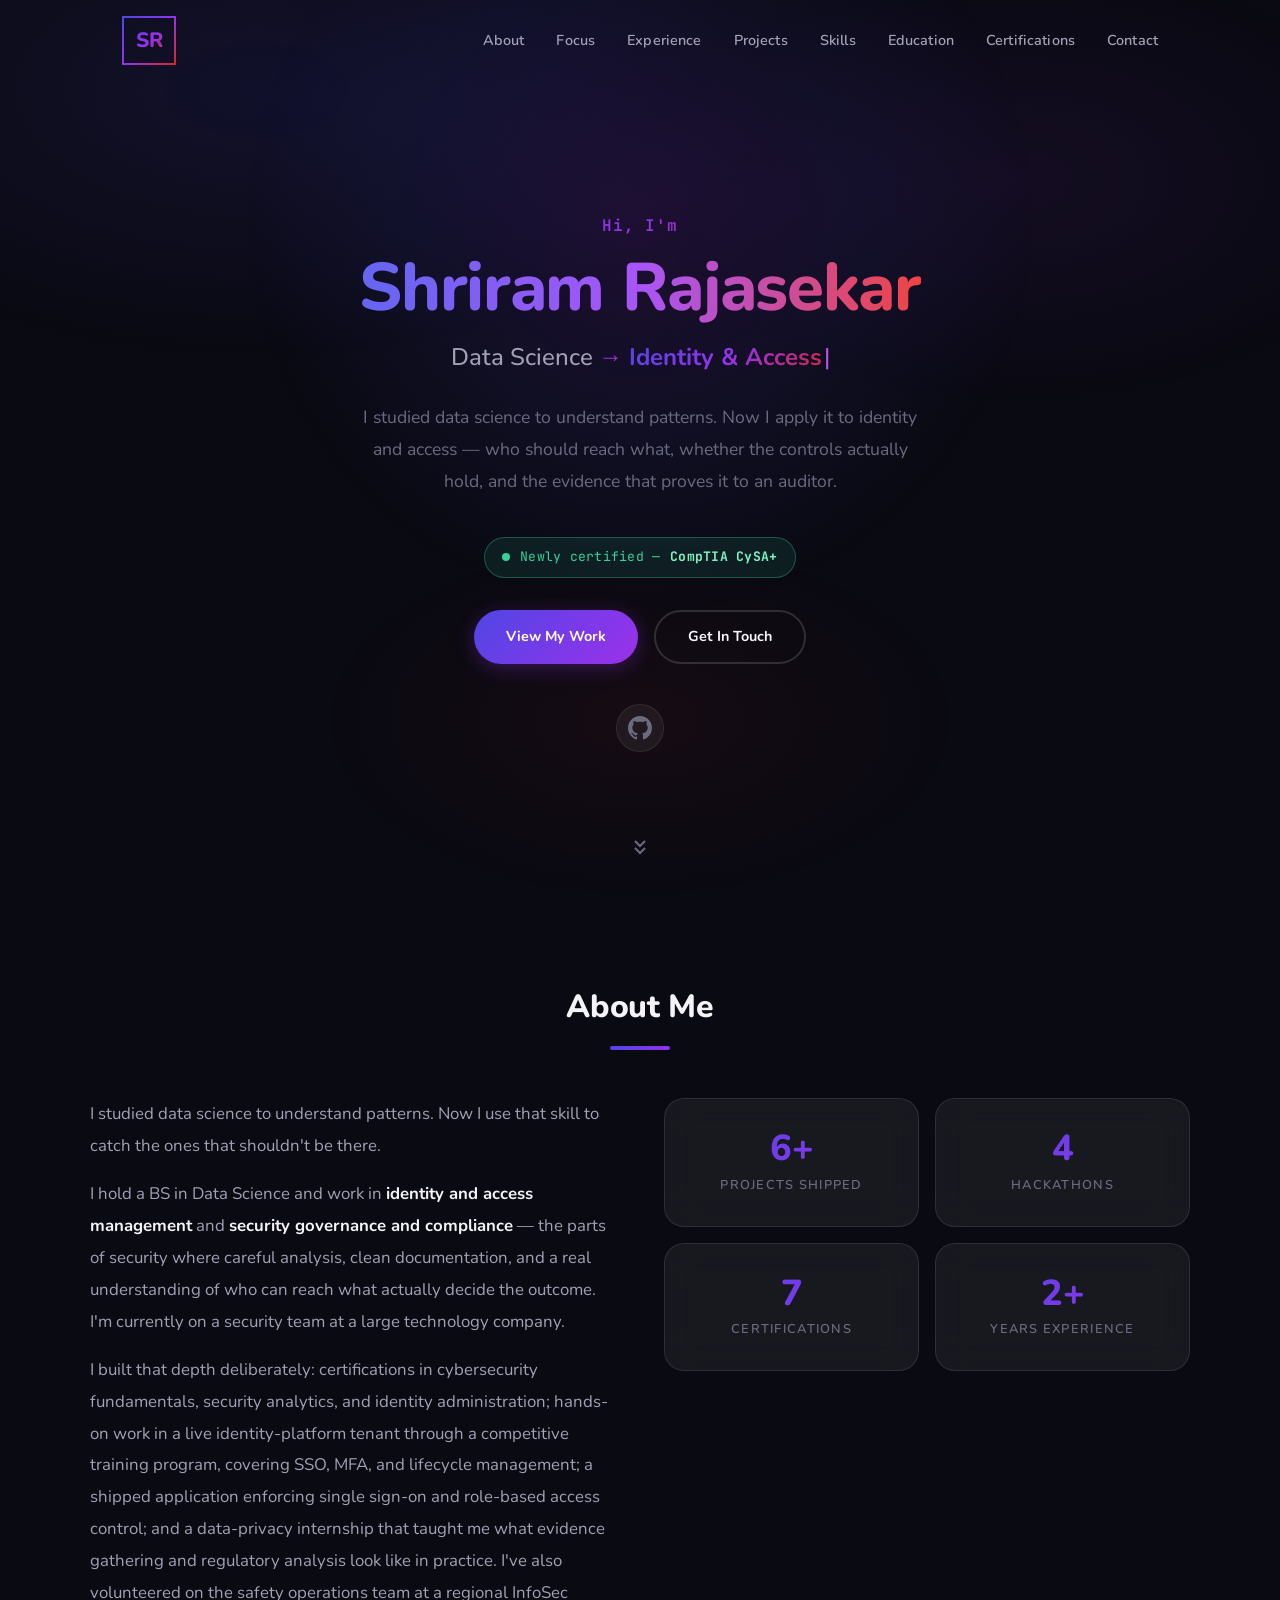
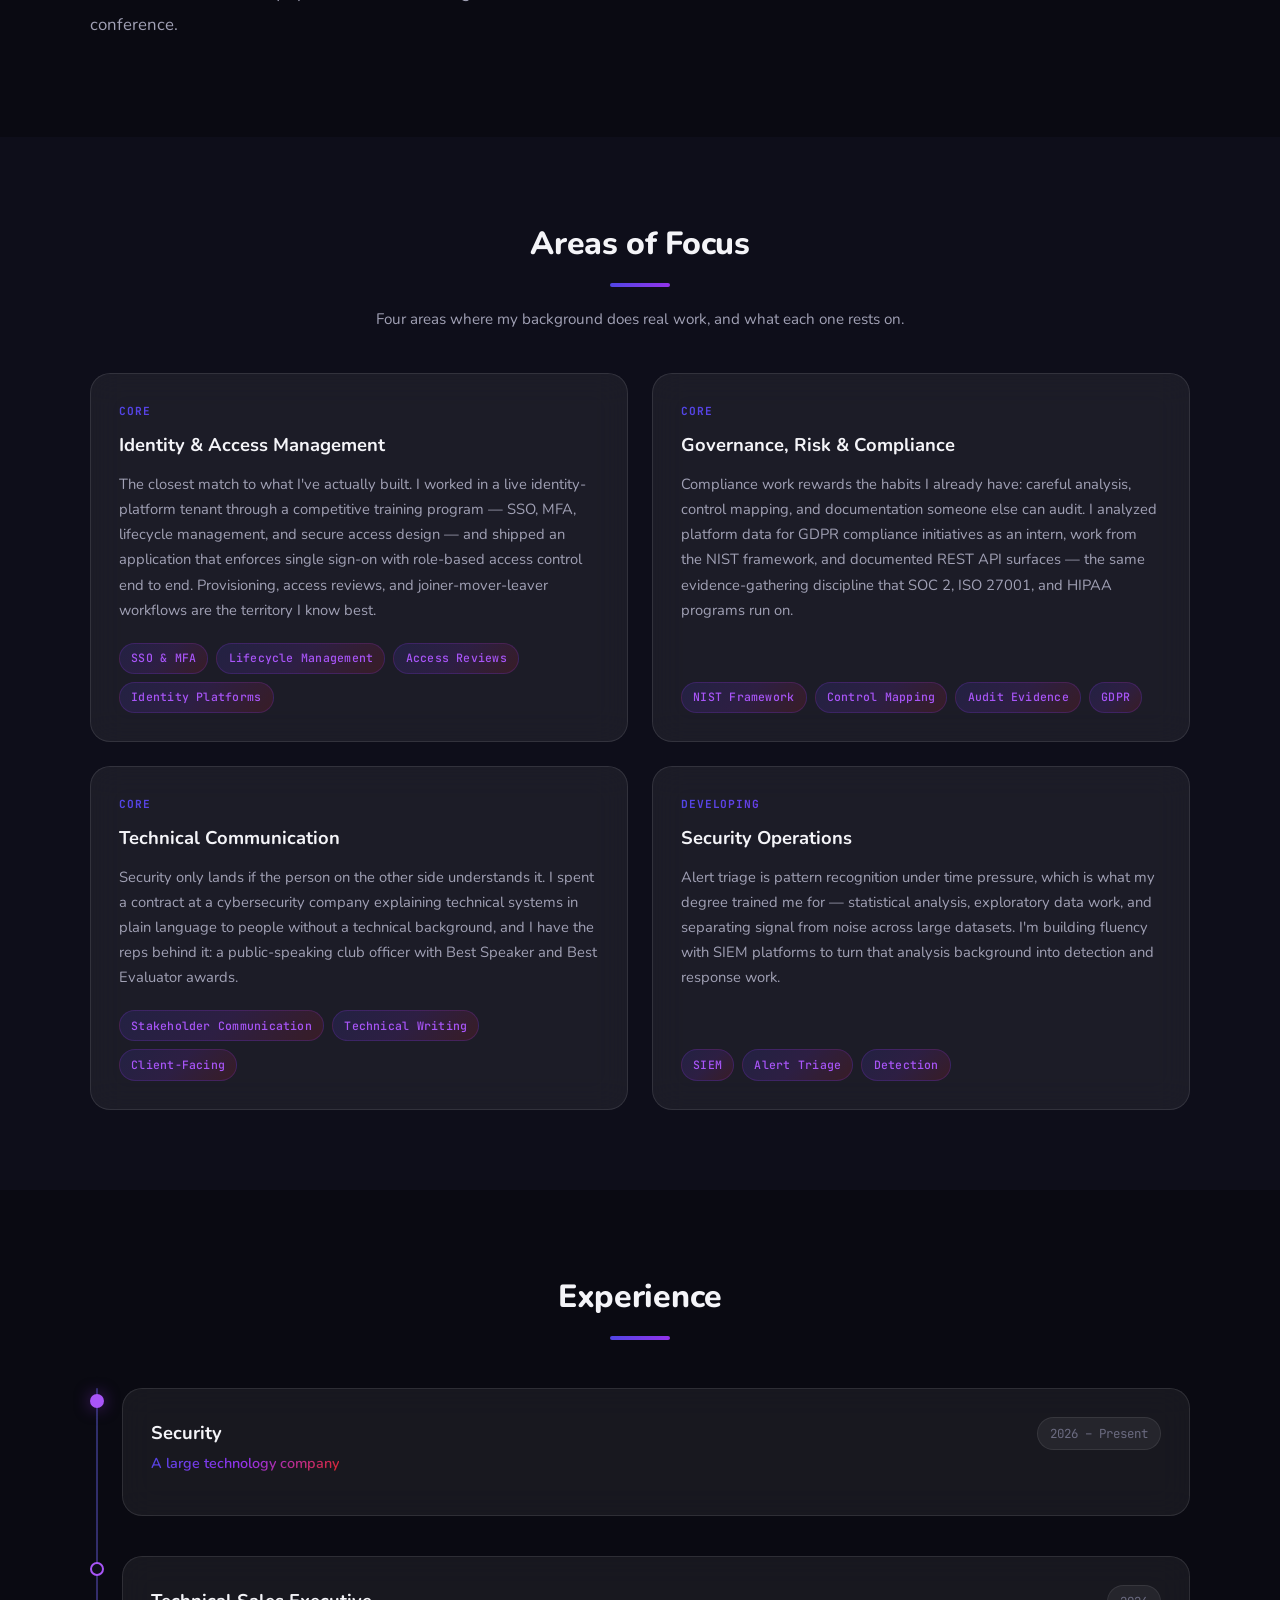
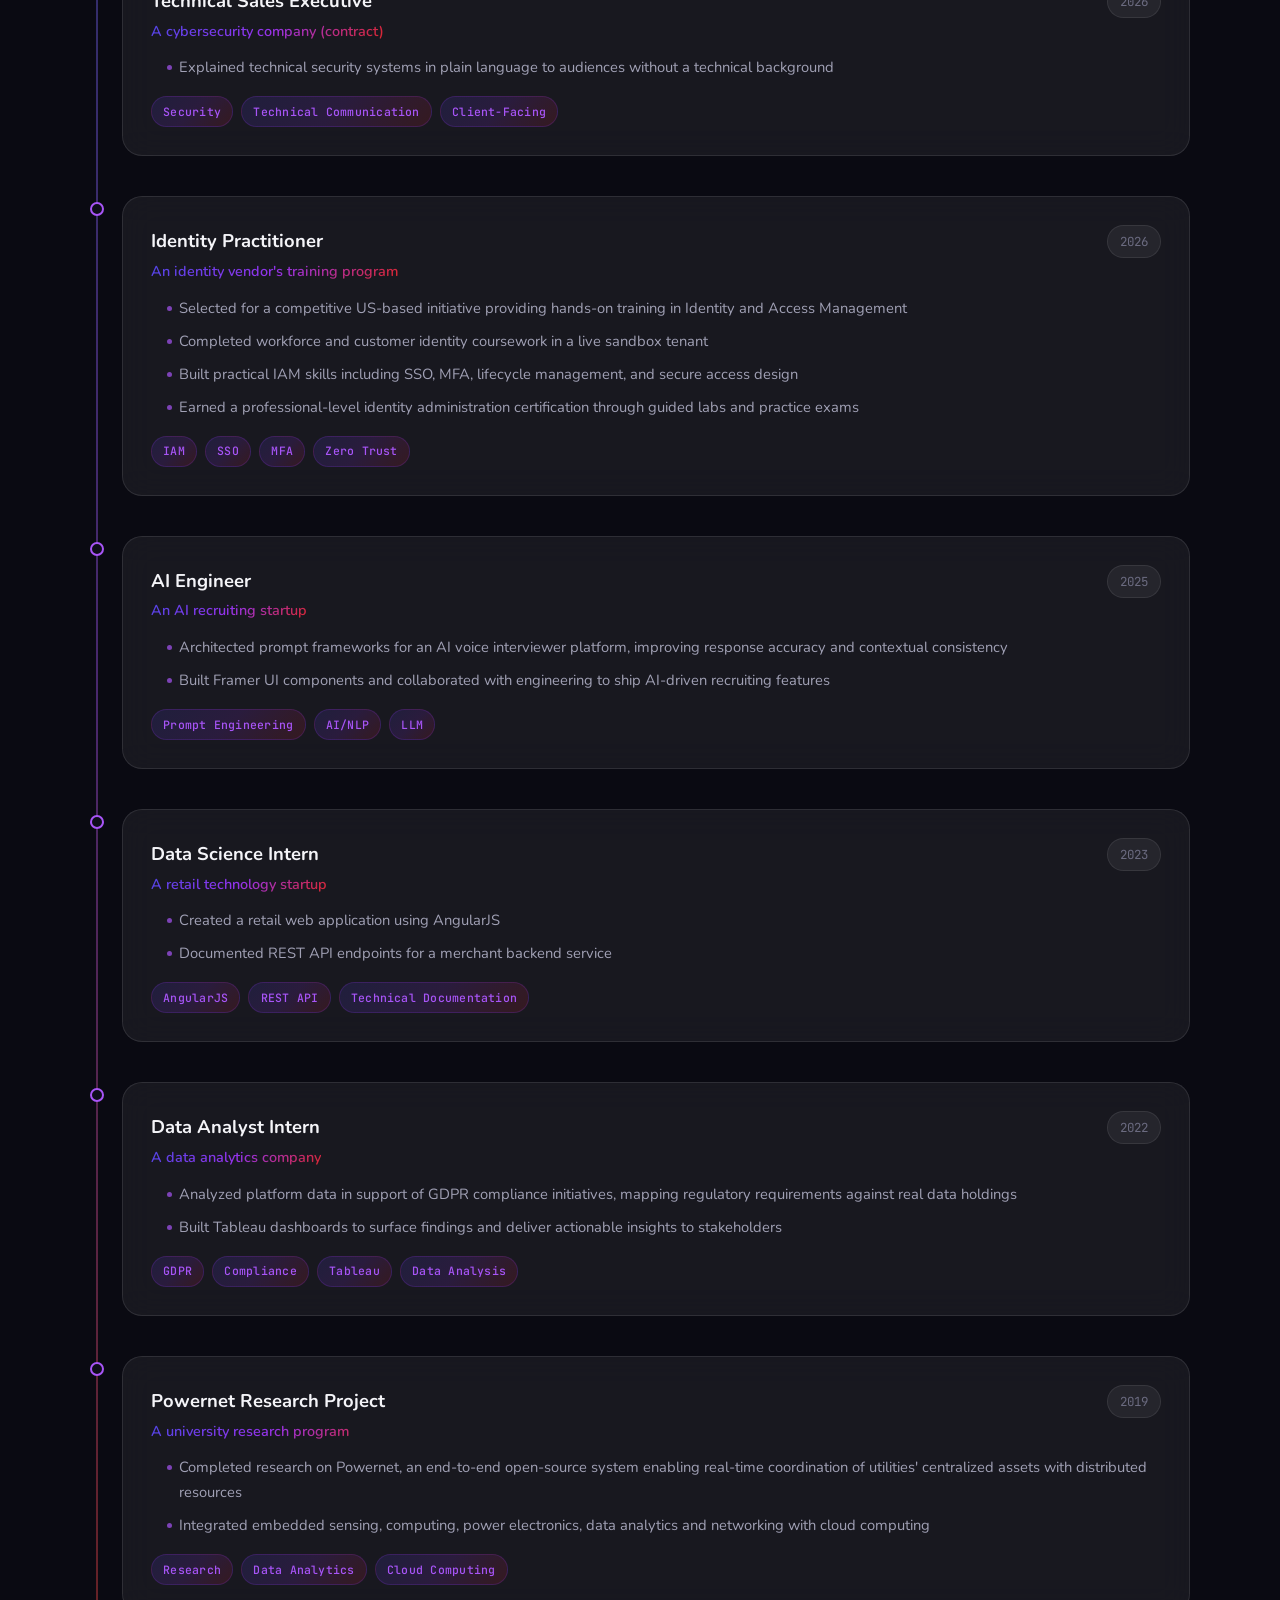
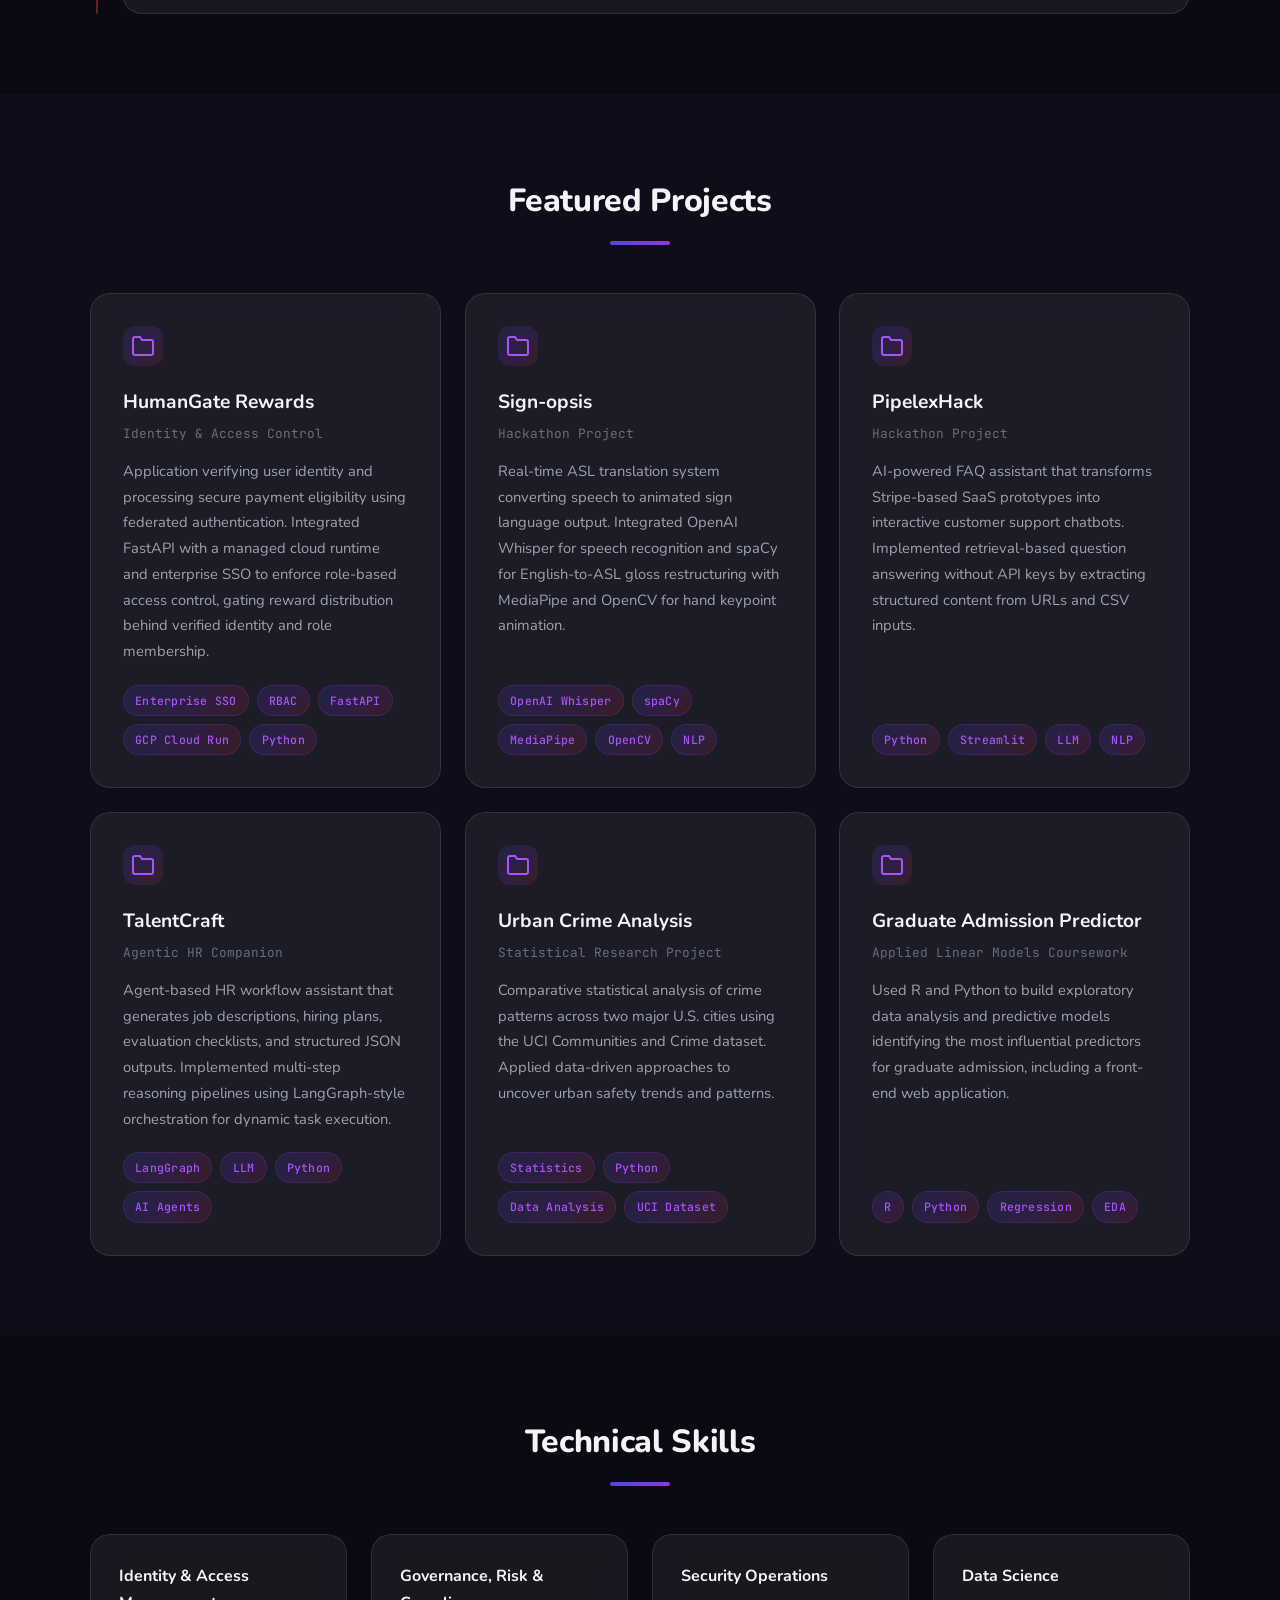
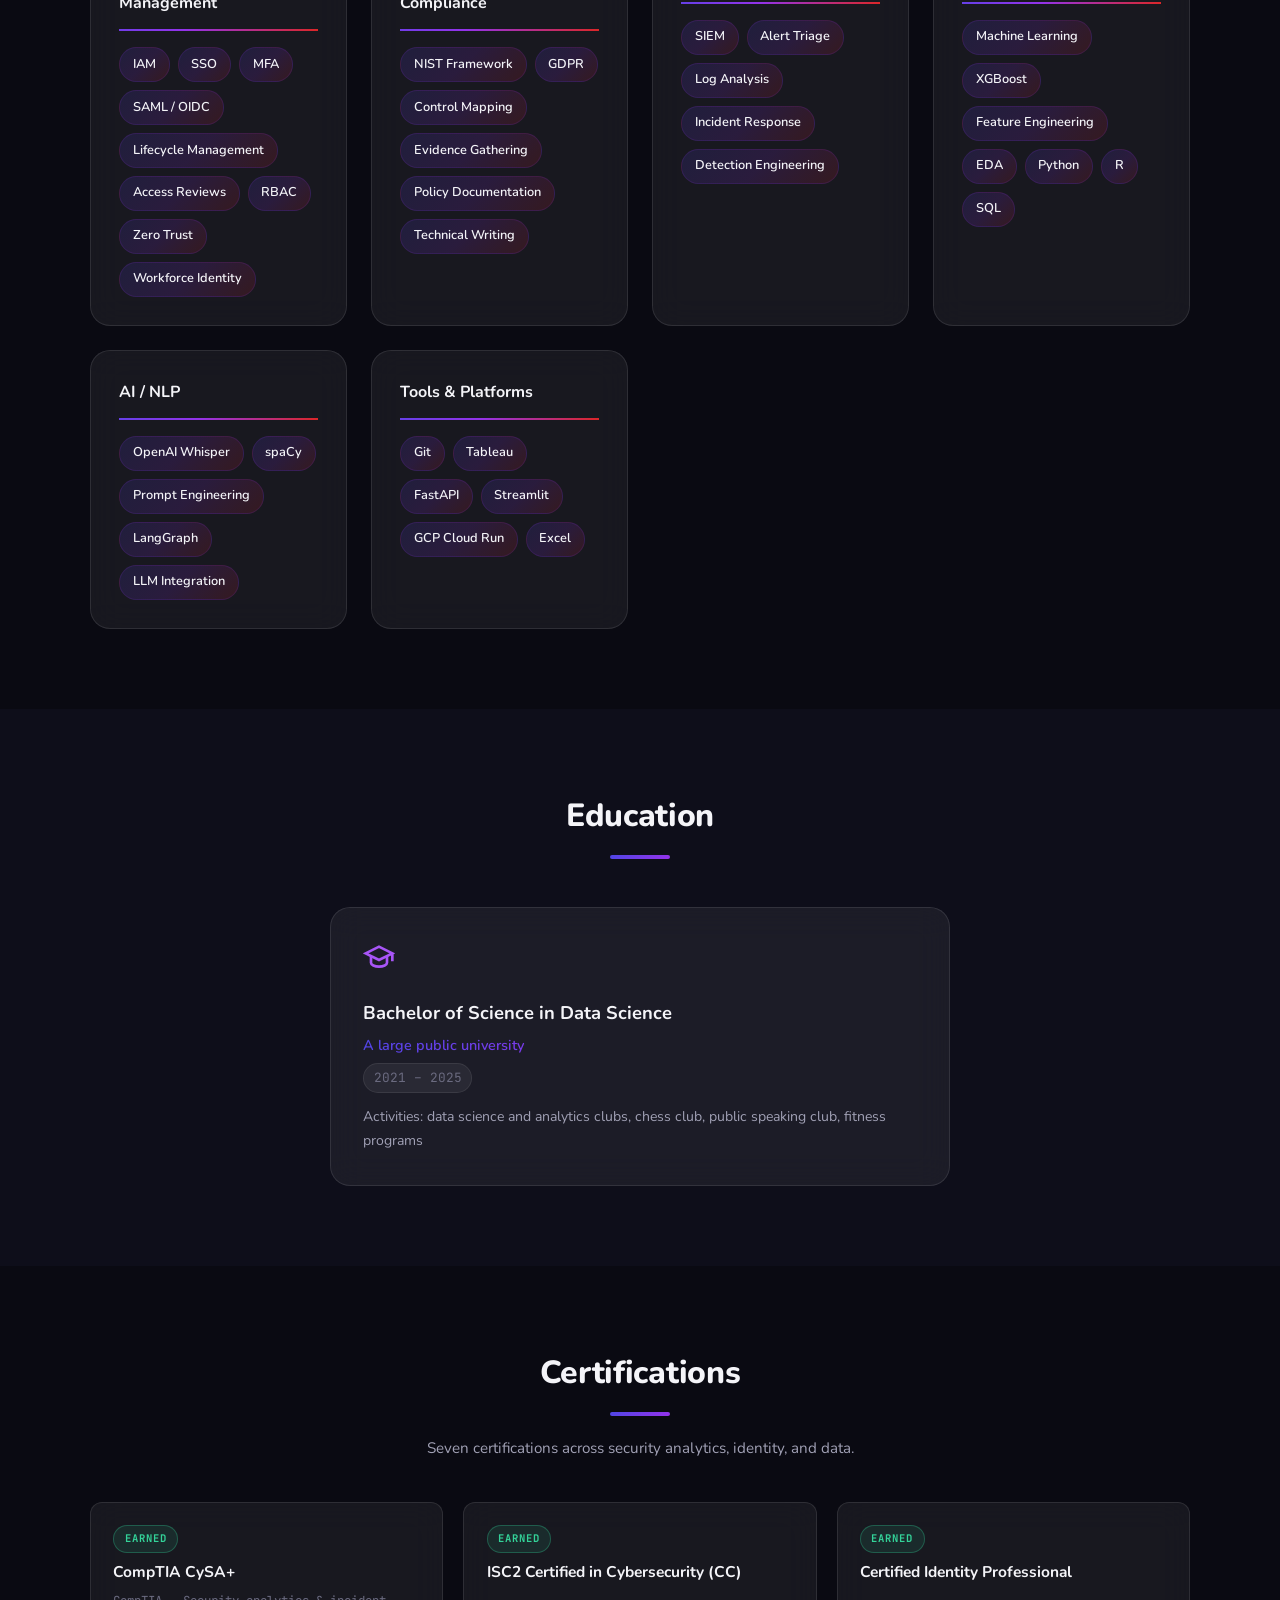
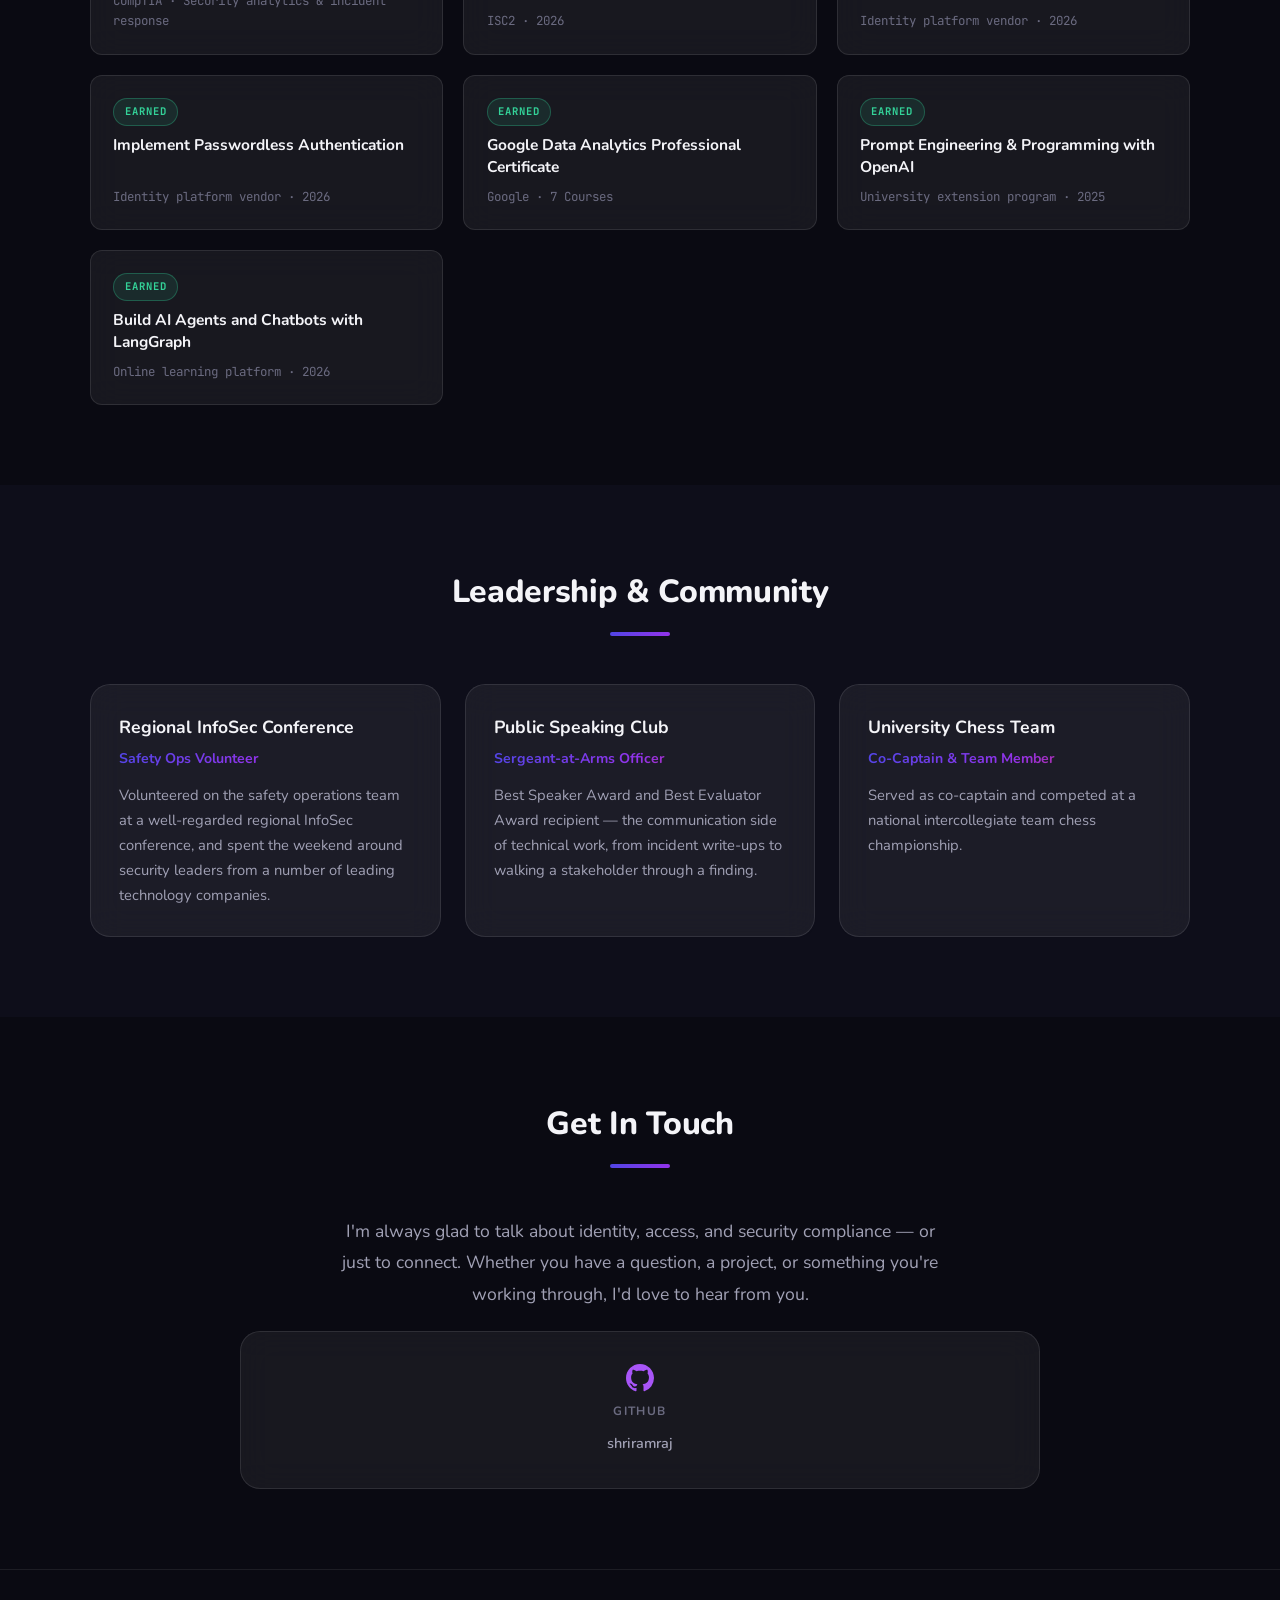
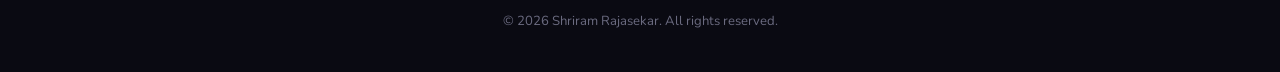
<file: index.html>
<!DOCTYPE html>
<html lang="en">
<head>
  <meta charset="UTF-8">
  <meta name="viewport" content="width=device-width, initial-scale=1.0">
  <title>Shriram Rajasekar | Identity &amp; Security</title>
  <meta name="description" content="Shriram Rajasekar - working in identity and access management, security compliance, and security operations.">
  <link rel="stylesheet" href="styles.css">
  <link rel="preconnect" href="https://fonts.googleapis.com">
  <link rel="preconnect" href="https://fonts.gstatic.com" crossorigin>
  <link href="https://fonts.googleapis.com/css2?family=Nunito:wght@400;500;600;700;800&family=JetBrains+Mono:wght@400;500&display=swap" rel="stylesheet">
  <meta property="og:image" content="https://shriramraj.github.io/thumbnail_mockup.png" />
  <meta property="og:image:width" content="800" />
  <meta property="og:image:height" content="500" />
</head>
<body>
  <!-- Scroll Progress Bar -->
  <div class="scroll-progress" id="scroll-progress"></div>

  <!-- Cursor Glow -->
  <div class="cursor-glow" id="cursor-glow"></div>
  <!-- Navigation -->
  <nav class="navbar" id="navbar">
    <div class="nav-container">
      <a href="#hero" class="nav-logo">SR</a>
      <button class="nav-toggle" id="nav-toggle" aria-label="Toggle navigation">
        <span></span>
        <span></span>
        <span></span>
      </button>
      <ul class="nav-links" id="nav-links">
        <li><a href="#about">About</a></li>
        <li><a href="#focus">Focus</a></li>
        <li><a href="#experience">Experience</a></li>
        <li><a href="#projects">Projects</a></li>
        <li><a href="#skills">Skills</a></li>
        <li><a href="#education">Education</a></li>
        <li><a href="#certifications">Certifications</a></li>
        <li><a href="#contact">Contact</a></li>
      </ul>
    </div>
  </nav>

  <!-- Hero Section -->
  <section class="hero" id="hero">
    <div class="hero-content">
      <p class="hero-greeting">Hi, I'm</p>
      <h1 class="hero-name"><span class="hero-name-gradient">Shriram Rajasekar</span></h1>
      <h2 class="hero-tagline">Data Science <span class="accent">&rarr;</span> <span class="typed-target" id="typed">Identity &amp; Access</span></h2>
      <p class="hero-description">I studied data science to understand patterns. Now I apply it to identity and access &mdash; who should reach what, whether the controls actually hold, and the evidence that proves it to an auditor.</p>
      <a href="#certifications" class="hero-announce"><span class="hero-announce-dot" aria-hidden="true"></span>Newly certified &mdash; <strong>CompTIA CySA+</strong></a>
      <div class="hero-cta">
        <a href="#projects" class="btn btn-primary">View My Work</a>
        <a href="#contact" class="btn btn-outline">Get In Touch</a>
      </div>
      <div class="hero-socials">
        <a href="https://github.com/shriramraj" target="_blank" rel="noopener noreferrer" aria-label="GitHub">
          <svg viewBox="0 0 24 24" fill="currentColor" width="24" height="24"><path d="M12 0C5.37 0 0 5.37 0 12c0 5.31 3.435 9.795 8.205 11.385.6.105.825-.255.825-.57 0-.285-.015-1.23-.015-2.235-3.015.555-3.795-.735-4.035-1.41-.135-.345-.72-1.41-1.23-1.695-.42-.225-1.02-.78-.015-.795.945-.015 1.62.87 1.845 1.23 1.08 1.815 2.805 1.305 3.495.99.105-.78.42-1.305.765-1.605-2.67-.3-5.46-1.335-5.46-5.925 0-1.305.465-2.385 1.23-3.225-.12-.3-.54-1.53.12-3.18 0 0 1.005-.315 3.3 1.23.96-.27 1.98-.405 3-.405s2.04.135 3 .405c2.295-1.56 3.3-1.23 3.3-1.23.66 1.65.24 2.88.12 3.18.765.84 1.23 1.905 1.23 3.225 0 4.605-2.805 5.625-5.475 5.925.435.375.81 1.095.81 2.22 0 1.605-.015 2.895-.015 3.3 0 .315.225.69.825.57A12.02 12.02 0 0024 12c0-6.63-5.37-12-12-12z"/></svg>
        </a>
      </div>
    </div>
    <div class="hero-scroll">
      <a href="#about" aria-label="Scroll down">
        <svg width="24" height="24" viewBox="0 0 24 24" fill="none" stroke="currentColor" stroke-width="2"><path d="M7 13l5 5 5-5M7 6l5 5 5-5"/></svg>
      </a>
    </div>
  </section>

  <!-- About Section -->
  <section class="section" id="about">
    <div class="container">
      <h2 class="section-title">About Me</h2>
      <div class="about-content">
        <div class="about-text">
          <p>I studied data science to understand patterns. Now I use that skill to catch the ones that shouldn't be there.</p>
          <p>I hold a BS in Data Science and work in <strong>identity and access management</strong> and <strong>security governance and compliance</strong> &mdash; the parts of security where careful analysis, clean documentation, and a real understanding of who can reach what actually decide the outcome. I'm currently on a security team at a large technology company.</p>
          <p>I built that depth deliberately: certifications in cybersecurity fundamentals, security analytics, and identity administration; hands-on work in a live identity-platform tenant through a competitive training program, covering SSO, MFA, and lifecycle management; a shipped application enforcing single sign-on and role-based access control; and a data-privacy internship that taught me what evidence gathering and regulatory analysis look like in practice. I've also volunteered on the safety operations team at a regional InfoSec conference.</p>
        </div>
        <div class="about-highlights">
          <div class="highlight-card">
            <span class="highlight-number" data-target="6" data-suffix="+">0</span>
            <span class="highlight-label">Projects Shipped</span>
          </div>
          <div class="highlight-card">
            <span class="highlight-number" data-target="4" data-suffix="">0</span>
            <span class="highlight-label">Hackathons</span>
          </div>
          <div class="highlight-card">
            <span class="highlight-number" data-target="7" data-suffix="">0</span>
            <span class="highlight-label">Certifications</span>
          </div>
          <div class="highlight-card">
            <span class="highlight-number" data-target="2" data-suffix="+">0</span>
            <span class="highlight-label">Years Experience</span>
          </div>
        </div>
      </div>
    </div>
  </section>

  <!-- Focus Areas Section -->
  <section class="section section-alt" id="focus">
    <div class="container">
      <h2 class="section-title">Areas of Focus</h2>
      <p class="section-intro">Four areas where my background does real work, and what each one rests on.</p>
      <div class="focus-grid">

        <div class="focus-card">
          <span class="focus-label">Core</span>
          <h3>Identity &amp; Access Management</h3>
          <p>The closest match to what I've actually built. I worked in a live identity-platform tenant through a competitive training program &mdash; SSO, MFA, lifecycle management, and secure access design &mdash; and shipped an application that enforces single sign-on with role-based access control end to end. Provisioning, access reviews, and joiner-mover-leaver workflows are the territory I know best.</p>
          <div class="focus-titles">
            <span class="tag">SSO &amp; MFA</span>
            <span class="tag">Lifecycle Management</span>
            <span class="tag">Access Reviews</span>
            <span class="tag">Identity Platforms</span>
          </div>
        </div>

        <div class="focus-card">
          <span class="focus-label">Core</span>
          <h3>Governance, Risk &amp; Compliance</h3>
          <p>Compliance work rewards the habits I already have: careful analysis, control mapping, and documentation someone else can audit. I analyzed platform data for GDPR compliance initiatives as an intern, work from the NIST framework, and documented REST API surfaces &mdash; the same evidence-gathering discipline that SOC 2, ISO 27001, and HIPAA programs run on.</p>
          <div class="focus-titles">
            <span class="tag">NIST Framework</span>
            <span class="tag">Control Mapping</span>
            <span class="tag">Audit Evidence</span>
            <span class="tag">GDPR</span>
          </div>
        </div>

        <div class="focus-card">
          <span class="focus-label">Core</span>
          <h3>Technical Communication</h3>
          <p>Security only lands if the person on the other side understands it. I spent a contract at a cybersecurity company explaining technical systems in plain language to people without a technical background, and I have the reps behind it: a public-speaking club officer with Best Speaker and Best Evaluator awards.</p>
          <div class="focus-titles">
            <span class="tag">Stakeholder Communication</span>
            <span class="tag">Technical Writing</span>
            <span class="tag">Client-Facing</span>
          </div>
        </div>

        <div class="focus-card">
          <span class="focus-label">Developing</span>
          <h3>Security Operations</h3>
          <p>Alert triage is pattern recognition under time pressure, which is what my degree trained me for &mdash; statistical analysis, exploratory data work, and separating signal from noise across large datasets. I'm building fluency with SIEM platforms to turn that analysis background into detection and response work.</p>
          <div class="focus-titles">
            <span class="tag">SIEM</span>
            <span class="tag">Alert Triage</span>
            <span class="tag">Detection</span>
          </div>
        </div>

      </div>
    </div>
  </section>

  <!-- Experience Section -->
  <section class="section" id="experience">
    <div class="container">
      <h2 class="section-title">Experience</h2>
      <div class="timeline">

        <div class="timeline-item">
          <div class="timeline-marker"></div>
          <div class="timeline-content">
            <div class="timeline-header">
              <div>
                <h3>Security</h3>
                <p class="timeline-company">A large technology company</p>
              </div>
              <span class="timeline-date">2026 &ndash; Present</span>
            </div>
          </div>
        </div>

        <div class="timeline-item">
          <div class="timeline-marker"></div>
          <div class="timeline-content">
            <div class="timeline-header">
              <div>
                <h3>Technical Sales Executive</h3>
                <p class="timeline-company">A cybersecurity company (contract)</p>
              </div>
              <span class="timeline-date">2026</span>
            </div>
            <ul class="timeline-details">
              <li>Explained technical security systems in plain language to audiences without a technical background</li>
            </ul>
            <div class="timeline-tags">
              <span class="tag">Security</span>
              <span class="tag">Technical Communication</span>
              <span class="tag">Client-Facing</span>
            </div>
          </div>
        </div>

        <div class="timeline-item">
          <div class="timeline-marker"></div>
          <div class="timeline-content">
            <div class="timeline-header">
              <div>
                <h3>Identity Practitioner</h3>
                <p class="timeline-company">An identity vendor's training program</p>
              </div>
              <span class="timeline-date">2026</span>
            </div>
            <ul class="timeline-details">
              <li>Selected for a competitive US-based initiative providing hands-on training in Identity and Access Management</li>
              <li>Completed workforce and customer identity coursework in a live sandbox tenant</li>
              <li>Built practical IAM skills including SSO, MFA, lifecycle management, and secure access design</li>
              <li>Earned a professional-level identity administration certification through guided labs and practice exams</li>
            </ul>
            <div class="timeline-tags">
              <span class="tag">IAM</span>
              <span class="tag">SSO</span>
              <span class="tag">MFA</span>
              <span class="tag">Zero Trust</span>
            </div>
          </div>
        </div>

        <div class="timeline-item">
          <div class="timeline-marker"></div>
          <div class="timeline-content">
            <div class="timeline-header">
              <div>
                <h3>AI Engineer</h3>
                <p class="timeline-company">An AI recruiting startup</p>
              </div>
              <span class="timeline-date">2025</span>
            </div>
            <ul class="timeline-details">
              <li>Architected prompt frameworks for an AI voice interviewer platform, improving response accuracy and contextual consistency</li>
              <li>Built Framer UI components and collaborated with engineering to ship AI-driven recruiting features</li>
            </ul>
            <div class="timeline-tags">
              <span class="tag">Prompt Engineering</span>
              <span class="tag">AI/NLP</span>
              <span class="tag">LLM</span>
            </div>
          </div>
        </div>

        <div class="timeline-item">
          <div class="timeline-marker"></div>
          <div class="timeline-content">
            <div class="timeline-header">
              <div>
                <h3>Data Science Intern</h3>
                <p class="timeline-company">A retail technology startup</p>
              </div>
              <span class="timeline-date">2023</span>
            </div>
            <ul class="timeline-details">
              <li>Created a retail web application using AngularJS</li>
              <li>Documented REST API endpoints for a merchant backend service</li>
            </ul>
            <div class="timeline-tags">
              <span class="tag">AngularJS</span>
              <span class="tag">REST API</span>
              <span class="tag">Technical Documentation</span>
            </div>
          </div>
        </div>

        <div class="timeline-item">
          <div class="timeline-marker"></div>
          <div class="timeline-content">
            <div class="timeline-header">
              <div>
                <h3>Data Analyst Intern</h3>
                <p class="timeline-company">A data analytics company</p>
              </div>
              <span class="timeline-date">2022</span>
            </div>
            <ul class="timeline-details">
              <li>Analyzed platform data in support of GDPR compliance initiatives, mapping regulatory requirements against real data holdings</li>
              <li>Built Tableau dashboards to surface findings and deliver actionable insights to stakeholders</li>
            </ul>
            <div class="timeline-tags">
              <span class="tag">GDPR</span>
              <span class="tag">Compliance</span>
              <span class="tag">Tableau</span>
              <span class="tag">Data Analysis</span>
            </div>
          </div>
        </div>

        <div class="timeline-item">
          <div class="timeline-marker"></div>
          <div class="timeline-content">
            <div class="timeline-header">
              <div>
                <h3>Powernet Research Project</h3>
                <p class="timeline-company">A university research program</p>
              </div>
              <span class="timeline-date">2019</span>
            </div>
            <ul class="timeline-details">
              <li>Completed research on Powernet, an end-to-end open-source system enabling real-time coordination of utilities' centralized assets with distributed resources</li>
              <li>Integrated embedded sensing, computing, power electronics, data analytics and networking with cloud computing</li>
            </ul>
            <div class="timeline-tags">
              <span class="tag">Research</span>
              <span class="tag">Data Analytics</span>
              <span class="tag">Cloud Computing</span>
            </div>
          </div>
        </div>

      </div>
    </div>
  </section>

  <!-- Projects Section -->
  <section class="section section-alt" id="projects">
    <div class="container">
      <h2 class="section-title">Featured Projects</h2>
      <div class="projects-grid">

        <div class="project-card">
          <div class="project-header">
            <svg class="project-icon" viewBox="0 0 24 24" fill="none" stroke="currentColor" stroke-width="2"><path d="M22 19a2 2 0 01-2 2H4a2 2 0 01-2-2V5a2 2 0 012-2h5l2 3h9a2 2 0 012 2z"/></svg>
          </div>
          <h3 class="project-title">HumanGate Rewards</h3>
          <p class="project-event">Identity &amp; Access Control</p>
          <p class="project-description">Application verifying user identity and processing secure payment eligibility using federated authentication. Integrated FastAPI with a managed cloud runtime and enterprise SSO to enforce role-based access control, gating reward distribution behind verified identity and role membership.</p>
          <div class="project-tags">
            <span class="tag">Enterprise SSO</span>
            <span class="tag">RBAC</span>
            <span class="tag">FastAPI</span>
            <span class="tag">GCP Cloud Run</span>
            <span class="tag">Python</span>
          </div>
        </div>

        <div class="project-card">
          <div class="project-header">
            <svg class="project-icon" viewBox="0 0 24 24" fill="none" stroke="currentColor" stroke-width="2"><path d="M22 19a2 2 0 01-2 2H4a2 2 0 01-2-2V5a2 2 0 012-2h5l2 3h9a2 2 0 012 2z"/></svg>
          </div>
          <h3 class="project-title">Sign-opsis</h3>
          <p class="project-event">Hackathon Project</p>
          <p class="project-description">Real-time ASL translation system converting speech to animated sign language output. Integrated OpenAI Whisper for speech recognition and spaCy for English-to-ASL gloss restructuring with MediaPipe and OpenCV for hand keypoint animation.</p>
          <div class="project-tags">
            <span class="tag">OpenAI Whisper</span>
            <span class="tag">spaCy</span>
            <span class="tag">MediaPipe</span>
            <span class="tag">OpenCV</span>
            <span class="tag">NLP</span>
          </div>
        </div>

        <div class="project-card">
          <div class="project-header">
            <svg class="project-icon" viewBox="0 0 24 24" fill="none" stroke="currentColor" stroke-width="2"><path d="M22 19a2 2 0 01-2 2H4a2 2 0 01-2-2V5a2 2 0 012-2h5l2 3h9a2 2 0 012 2z"/></svg>
          </div>
          <h3 class="project-title">PipelexHack</h3>
          <p class="project-event">Hackathon Project</p>
          <p class="project-description">AI-powered FAQ assistant that transforms Stripe-based SaaS prototypes into interactive customer support chatbots. Implemented retrieval-based question answering without API keys by extracting structured content from URLs and CSV inputs.</p>
          <div class="project-tags">
            <span class="tag">Python</span>
            <span class="tag">Streamlit</span>
            <span class="tag">LLM</span>
            <span class="tag">NLP</span>
          </div>
        </div>

        <div class="project-card">
          <div class="project-header">
            <svg class="project-icon" viewBox="0 0 24 24" fill="none" stroke="currentColor" stroke-width="2"><path d="M22 19a2 2 0 01-2 2H4a2 2 0 01-2-2V5a2 2 0 012-2h5l2 3h9a2 2 0 012 2z"/></svg>
          </div>
          <h3 class="project-title">TalentCraft</h3>
          <p class="project-event">Agentic HR Companion</p>
          <p class="project-description">Agent-based HR workflow assistant that generates job descriptions, hiring plans, evaluation checklists, and structured JSON outputs. Implemented multi-step reasoning pipelines using LangGraph-style orchestration for dynamic task execution.</p>
          <div class="project-tags">
            <span class="tag">LangGraph</span>
            <span class="tag">LLM</span>
            <span class="tag">Python</span>
            <span class="tag">AI Agents</span>
          </div>
        </div>

        <div class="project-card">
          <div class="project-header">
            <svg class="project-icon" viewBox="0 0 24 24" fill="none" stroke="currentColor" stroke-width="2"><path d="M22 19a2 2 0 01-2 2H4a2 2 0 01-2-2V5a2 2 0 012-2h5l2 3h9a2 2 0 012 2z"/></svg>
          </div>
          <h3 class="project-title">Urban Crime Analysis</h3>
          <p class="project-event">Statistical Research Project</p>
          <p class="project-description">Comparative statistical analysis of crime patterns across two major U.S. cities using the UCI Communities and Crime dataset. Applied data-driven approaches to uncover urban safety trends and patterns.</p>
          <div class="project-tags">
            <span class="tag">Statistics</span>
            <span class="tag">Python</span>
            <span class="tag">Data Analysis</span>
            <span class="tag">UCI Dataset</span>
          </div>
        </div>

        <div class="project-card">
          <div class="project-header">
            <svg class="project-icon" viewBox="0 0 24 24" fill="none" stroke="currentColor" stroke-width="2"><path d="M22 19a2 2 0 01-2 2H4a2 2 0 01-2-2V5a2 2 0 012-2h5l2 3h9a2 2 0 012 2z"/></svg>
          </div>
          <h3 class="project-title">Graduate Admission Predictor</h3>
          <p class="project-event">Applied Linear Models Coursework</p>
          <p class="project-description">Used R and Python to build exploratory data analysis and predictive models identifying the most influential predictors for graduate admission, including a front-end web application.</p>
          <div class="project-tags">
            <span class="tag">R</span>
            <span class="tag">Python</span>
            <span class="tag">Regression</span>
            <span class="tag">EDA</span>
          </div>
        </div>

      </div>
    </div>
  </section>

  <!-- Skills Section -->
  <section class="section" id="skills">
    <div class="container">
      <h2 class="section-title">Technical Skills</h2>
      <div class="skills-grid">

        <div class="skill-category">
          <h3>Identity & Access Management</h3>
          <div class="skill-items">
            <span class="skill-pill">IAM</span>
            <span class="skill-pill">SSO</span>
            <span class="skill-pill">MFA</span>
            <span class="skill-pill">SAML / OIDC</span>
            <span class="skill-pill">Lifecycle Management</span>
            <span class="skill-pill">Access Reviews</span>
            <span class="skill-pill">RBAC</span>
            <span class="skill-pill">Zero Trust</span>
            <span class="skill-pill">Workforce Identity</span>
          </div>
        </div>

        <div class="skill-category">
          <h3>Governance, Risk & Compliance</h3>
          <div class="skill-items">
            <span class="skill-pill">NIST Framework</span>
            <span class="skill-pill">GDPR</span>
            <span class="skill-pill">Control Mapping</span>
            <span class="skill-pill">Evidence Gathering</span>
            <span class="skill-pill">Policy Documentation</span>
            <span class="skill-pill">Technical Writing</span>
          </div>
        </div>

        <div class="skill-category">
          <h3>Security Operations</h3>
          <div class="skill-items">
            <span class="skill-pill">SIEM</span>
            <span class="skill-pill">Alert Triage</span>
            <span class="skill-pill">Log Analysis</span>
            <span class="skill-pill">Incident Response</span>
            <span class="skill-pill">Detection Engineering</span>
          </div>
        </div>

        <div class="skill-category">
          <h3>Data Science</h3>
          <div class="skill-items">
            <span class="skill-pill">Machine Learning</span>
            <span class="skill-pill">XGBoost</span>
            <span class="skill-pill">Feature Engineering</span>
            <span class="skill-pill">EDA</span>
            <span class="skill-pill">Python</span>
            <span class="skill-pill">R</span>
            <span class="skill-pill">SQL</span>
          </div>
        </div>

        <div class="skill-category">
          <h3>AI / NLP</h3>
          <div class="skill-items">
            <span class="skill-pill">OpenAI Whisper</span>
            <span class="skill-pill">spaCy</span>
            <span class="skill-pill">Prompt Engineering</span>
            <span class="skill-pill">LangGraph</span>
            <span class="skill-pill">LLM Integration</span>
          </div>
        </div>

        <div class="skill-category">
          <h3>Tools & Platforms</h3>
          <div class="skill-items">
            <span class="skill-pill">Git</span>
            <span class="skill-pill">Tableau</span>
            <span class="skill-pill">FastAPI</span>
            <span class="skill-pill">Streamlit</span>
            <span class="skill-pill">GCP Cloud Run</span>
            <span class="skill-pill">Excel</span>
          </div>
        </div>

      </div>
    </div>
  </section>

  <!-- Education & Certifications Section -->
  <section class="section section-alt" id="education">
    <div class="container">
      <h2 class="section-title">Education</h2>
      <div class="edu-grid edu-grid--single">

        <div class="edu-card">
          <div class="edu-icon">
            <svg viewBox="0 0 24 24" fill="none" stroke="currentColor" stroke-width="2" width="32" height="32"><path d="M22 10v6M2 10l10-5 10 5-10 5z"/><path d="M6 12v5c0 1.66 2.69 3 6 3s6-1.34 6-3v-5"/></svg>
          </div>
          <h3>Bachelor of Science in Data Science</h3>
          <p class="edu-school">A large public university</p>
          <p class="edu-date">2021 &ndash; 2025</p>
          <p class="edu-details">Activities: data science and analytics clubs, chess club, public speaking club, fitness programs</p>
        </div>

      </div>
    </div>
  </section>

  <!-- Certifications Section -->
  <section class="section" id="certifications">
    <div class="container">
      <h2 class="section-title">Certifications</h2>
      <p class="section-intro">Seven certifications across security analytics, identity, and data.</p>
      <div class="cert-grid">

        <div class="cert-card">
          <span class="cert-status cert-status--earned">Earned</span>
          <h3 class="cert-name">CompTIA CySA+</h3>
          <p class="cert-issuer">CompTIA &middot; Security analytics &amp; incident response</p>
        </div>

        <div class="cert-card">
          <span class="cert-status cert-status--earned">Earned</span>
          <h3 class="cert-name">ISC2 Certified in Cybersecurity (CC)</h3>
          <p class="cert-issuer">ISC2 &middot; 2026</p>
        </div>

        <div class="cert-card">
          <span class="cert-status cert-status--earned">Earned</span>
          <h3 class="cert-name">Certified Identity Professional</h3>
          <p class="cert-issuer">Identity platform vendor &middot; 2026</p>
        </div>

        <div class="cert-card">
          <span class="cert-status cert-status--earned">Earned</span>
          <h3 class="cert-name">Implement Passwordless Authentication</h3>
          <p class="cert-issuer">Identity platform vendor &middot; 2026</p>
        </div>

        <div class="cert-card">
          <span class="cert-status cert-status--earned">Earned</span>
          <h3 class="cert-name">Google Data Analytics Professional Certificate</h3>
          <p class="cert-issuer">Google &middot; 7 Courses</p>
        </div>

        <div class="cert-card">
          <span class="cert-status cert-status--earned">Earned</span>
          <h3 class="cert-name">Prompt Engineering &amp; Programming with OpenAI</h3>
          <p class="cert-issuer">University extension program &middot; 2025</p>
        </div>

        <div class="cert-card">
          <span class="cert-status cert-status--earned">Earned</span>
          <h3 class="cert-name">Build AI Agents and Chatbots with LangGraph</h3>
          <p class="cert-issuer">Online learning platform &middot; 2026</p>
        </div>

      </div>
    </div>
  </section>

  <!-- Leadership & Community Section -->
  <section class="section section-alt" id="leadership">
    <div class="container">
      <h2 class="section-title">Leadership & Community</h2>
      <div class="leadership-grid">

        <div class="leadership-card">
          <h3>Regional InfoSec Conference</h3>
          <p class="leadership-role">Safety Ops Volunteer</p>
          <p>Volunteered on the safety operations team at a well-regarded regional InfoSec conference, and spent the weekend around security leaders from a number of leading technology companies.</p>
        </div>

        <div class="leadership-card">
          <h3>Public Speaking Club</h3>
          <p class="leadership-role">Sergeant-at-Arms Officer</p>
          <p>Best Speaker Award and Best Evaluator Award recipient &mdash; the communication side of technical work, from incident write-ups to walking a stakeholder through a finding.</p>
        </div>

        <div class="leadership-card">
          <h3>University Chess Team</h3>
          <p class="leadership-role">Co-Captain & Team Member</p>
          <p>Served as co-captain and competed at a national intercollegiate team chess championship.</p>
        </div>

      </div>
    </div>
  </section>

  <!-- Contact Section -->
  <section class="section" id="contact">
    <div class="container">
      <h2 class="section-title">Get In Touch</h2>
      <p class="contact-text">I'm always glad to talk about identity, access, and security compliance &mdash; or just to connect. Whether you have a question, a project, or something you're working through, I'd love to hear from you.</p>
      <div class="contact-links">
        <a href="https://github.com/shriramraj" target="_blank" rel="noopener noreferrer" class="contact-card">
          <svg viewBox="0 0 24 24" fill="currentColor" width="28" height="28"><path d="M12 0C5.37 0 0 5.37 0 12c0 5.31 3.435 9.795 8.205 11.385.6.105.825-.255.825-.57 0-.285-.015-1.23-.015-2.235-3.015.555-3.795-.735-4.035-1.41-.135-.345-.72-1.41-1.23-1.695-.42-.225-1.02-.78-.015-.795.945-.015 1.62.87 1.845 1.23 1.08 1.815 2.805 1.305 3.495.99.105-.78.42-1.305.765-1.605-2.67-.3-5.46-1.335-5.46-5.925 0-1.305.465-2.385 1.23-3.225-.12-.3-.54-1.53.12-3.18 0 0 1.005-.315 3.3 1.23.96-.27 1.98-.405 3-.405s2.04.135 3 .405c2.295-1.56 3.3-1.23 3.3-1.23.66 1.65.24 2.88.12 3.18.765.84 1.23 1.905 1.23 3.225 0 4.605-2.805 5.625-5.475 5.925.435.375.81 1.095.81 2.22 0 1.605-.015 2.895-.015 3.3 0 .315.225.69.825.57A12.02 12.02 0 0024 12c0-6.63-5.37-12-12-12z"/></svg>
          <span class="contact-label">GitHub</span>
          <span class="contact-value">shriramraj</span>
        </a>
      </div>
    </div>
  </section>

  <!-- Footer -->
  <footer class="footer">
    <p>&copy; 2026 Shriram Rajasekar. All rights reserved.</p>
  </footer>

  <script src="script.js"></script>
</body>
</html>
</file>
<file: styles.css>
/* ========================================
   CSS Variables & Reset
   ======================================== */
:root {
  --bg-primary: #0a0a12;
  --bg-secondary: #0e0e1a;
  --bg-card: rgba(255, 255, 255, 0.04);
  --bg-card-hover: rgba(255, 255, 255, 0.07);
  --bg-glass: rgba(255, 255, 255, 0.06);
  --glass-border: rgba(255, 255, 255, 0.1);
  --gradient-main: linear-gradient(135deg, #4f46e5, #9333ea, #dc2626);
  --gradient-subtle: linear-gradient(135deg, rgba(79, 70, 229, 0.15), rgba(147, 51, 234, 0.15), rgba(220, 38, 38, 0.15));
  --gradient-glow: linear-gradient(135deg, rgba(79, 70, 229, 0.4), rgba(147, 51, 234, 0.4), rgba(220, 38, 38, 0.4));
  --accent-blue: #6366f1;
  --accent-purple: #a855f7;
  --accent-red: #ef4444;
  --accent-pink: #ec4899;
  --accent-green: #34d399;
  --accent-amber: #fbbf24;
  --text-primary: #f4f4f8;
  --text-secondary: #a1a1b5;
  --text-muted: #6b6b80;
  --border: rgba(255, 255, 255, 0.08);
  --border-light: rgba(255, 255, 255, 0.15);
  --font-sans: 'Nunito', -apple-system, BlinkMacSystemFont, 'Segoe UI', sans-serif;
  --font-mono: 'JetBrains Mono', 'Fira Code', monospace;
  --max-width: 1100px;
  --transition: 0.35s cubic-bezier(0.4, 0, 0.2, 1);
  --radius: 20px;
  --radius-sm: 12px;
  --radius-pill: 50px;
}

*, *::before, *::after {
  margin: 0;
  padding: 0;
  box-sizing: border-box;
}

html {
  scroll-behavior: smooth;
  scroll-padding-top: 80px;
}

body {
  font-family: var(--font-sans);
  background-color: var(--bg-primary);
  color: var(--text-secondary);
  line-height: 1.7;
  -webkit-font-smoothing: antialiased;
  overflow-x: hidden;
}

body::before {
  content: '';
  position: fixed;
  top: 0;
  left: 0;
  right: 0;
  bottom: 0;
  background:
    radial-gradient(ellipse 80% 60% at 20% 10%, rgba(79, 70, 229, 0.12) 0%, transparent 50%),
    radial-gradient(ellipse 60% 50% at 80% 20%, rgba(147, 51, 234, 0.08) 0%, transparent 50%),
    radial-gradient(ellipse 50% 40% at 50% 80%, rgba(220, 38, 38, 0.06) 0%, transparent 50%);
  pointer-events: none;
  z-index: 0;
  animation: ambientShift 18s ease-in-out infinite alternate;
}

@keyframes ambientShift {
  0% {
    background:
      radial-gradient(ellipse 80% 60% at 20% 10%, rgba(79, 70, 229, 0.12) 0%, transparent 50%),
      radial-gradient(ellipse 60% 50% at 80% 20%, rgba(147, 51, 234, 0.08) 0%, transparent 50%),
      radial-gradient(ellipse 50% 40% at 50% 80%, rgba(220, 38, 38, 0.06) 0%, transparent 50%);
  }
  50% {
    background:
      radial-gradient(ellipse 80% 60% at 70% 30%, rgba(79, 70, 229, 0.10) 0%, transparent 50%),
      radial-gradient(ellipse 60% 50% at 30% 60%, rgba(147, 51, 234, 0.12) 0%, transparent 50%),
      radial-gradient(ellipse 50% 40% at 80% 90%, rgba(220, 38, 38, 0.08) 0%, transparent 50%);
  }
  100% {
    background:
      radial-gradient(ellipse 80% 60% at 30% 80%, rgba(79, 70, 229, 0.10) 0%, transparent 50%),
      radial-gradient(ellipse 60% 50% at 70% 20%, rgba(220, 38, 38, 0.08) 0%, transparent 50%),
      radial-gradient(ellipse 50% 40% at 20% 40%, rgba(147, 51, 234, 0.10) 0%, transparent 50%);
  }
}

/* ========================================
   Scroll Progress Bar
   ======================================== */
.scroll-progress {
  position: fixed;
  top: 0;
  left: 0;
  height: 3px;
  width: 0%;
  background: var(--gradient-main);
  z-index: 2000;
  box-shadow: 0 0 12px rgba(147, 51, 234, 0.6);
  transition: width 0.1s linear;
}

/* ========================================
   Cursor Glow
   ======================================== */
.cursor-glow {
  position: fixed;
  pointer-events: none;
  width: 400px;
  height: 400px;
  border-radius: 50%;
  background: radial-gradient(
    circle,
    rgba(147, 51, 234, 0.12) 0%,
    rgba(79, 70, 229, 0.08) 30%,
    transparent 70%
  );
  transform: translate(-50%, -50%);
  z-index: 1;
  opacity: 0;
  transition: opacity 0.3s ease;
  mix-blend-mode: screen;
  filter: blur(20px);
}

.cursor-glow.active {
  opacity: 1;
}

@media (hover: none), (max-width: 768px) {
  .cursor-glow {
    display: none;
  }
}

a {
  color: var(--accent-purple);
  text-decoration: none;
  transition: color var(--transition);
}

a:hover {
  color: var(--accent-pink);
}

ul {
  list-style: none;
}

strong {
  color: var(--text-primary);
  font-weight: 700;
}

::selection {
  background: rgba(147, 51, 234, 0.3);
  color: #fff;
}

/* ========================================
   Navigation
   ======================================== */
.navbar {
  position: fixed;
  top: 0;
  left: 0;
  right: 0;
  z-index: 1000;
  padding: 1rem 0;
  transition: background var(--transition), box-shadow var(--transition);
}

.navbar.scrolled {
  background: rgba(10, 10, 18, 0.85);
  backdrop-filter: blur(20px) saturate(1.5);
  -webkit-backdrop-filter: blur(20px) saturate(1.5);
  box-shadow: 0 1px 0 var(--border), 0 4px 30px rgba(0, 0, 0, 0.3);
}

.nav-container {
  max-width: var(--max-width);
  margin: 0 auto;
  padding: 0 2rem;
  display: flex;
  align-items: center;
  justify-content: space-between;
}

.nav-logo {
  font-size: 1.3rem;
  font-weight: 800;
  background: var(--gradient-main);
  -webkit-background-clip: text;
  -webkit-text-fill-color: transparent;
  background-clip: text;
  font-family: var(--font-sans);
  letter-spacing: -0.5px;
  padding: 0.3rem 0.75rem;
  border: 2px solid transparent;
  border-image: var(--gradient-main) 1;
  border-radius: 0;
  transition: all var(--transition);
}

.nav-logo:hover {
  opacity: 0.8;
}

.nav-links {
  display: flex;
  gap: 2rem;
  align-items: center;
}

.nav-links a {
  color: var(--text-secondary);
  font-size: 0.9rem;
  font-weight: 600;
  letter-spacing: 0.01em;
  transition: color var(--transition);
  position: relative;
}

.nav-links a::after {
  content: '';
  position: absolute;
  bottom: -4px;
  left: 0;
  width: 0;
  height: 2.5px;
  background: var(--gradient-main);
  transition: width var(--transition);
  border-radius: 2px;
}

.nav-links a:hover,
.nav-links a.active {
  color: var(--text-primary);
}

.nav-links a:hover::after,
.nav-links a.active::after {
  width: 100%;
}

.nav-toggle {
  display: none;
  flex-direction: column;
  gap: 5px;
  background: none;
  border: none;
  cursor: pointer;
  padding: 4px;
}

.nav-toggle span {
  width: 24px;
  height: 2px;
  background: var(--text-secondary);
  border-radius: 2px;
  transition: all var(--transition);
}

/* ========================================
   Hero Section
   ======================================== */
.hero {
  min-height: 100vh;
  display: flex;
  flex-direction: column;
  justify-content: center;
  align-items: center;
  text-align: center;
  padding: 6rem 2rem 2rem;
  position: relative;
  z-index: 1;
}

.hero::before {
  content: '';
  position: absolute;
  top: -20%;
  left: 50%;
  transform: translateX(-50%);
  width: 800px;
  height: 800px;
  background: radial-gradient(circle, rgba(147, 51, 234, 0.15) 0%, rgba(79, 70, 229, 0.08) 40%, transparent 70%);
  border-radius: 50%;
  pointer-events: none;
  z-index: -1;
}

.hero-content {
  max-width: 700px;
}

.hero-greeting {
  font-family: var(--font-mono);
  font-size: 1rem;
  background: var(--gradient-main);
  -webkit-background-clip: text;
  -webkit-text-fill-color: transparent;
  background-clip: text;
  margin-bottom: 0.75rem;
  letter-spacing: 0.05em;
  font-weight: 600;
}

.hero-name {
  font-size: clamp(2.5rem, 6vw, 4.2rem);
  font-weight: 800;
  color: var(--text-primary);
  line-height: 1.1;
  margin-bottom: 0.75rem;
  letter-spacing: -0.02em;
}

.hero-name-gradient {
  background: linear-gradient(
    90deg,
    #6366f1 0%,
    #a855f7 25%,
    #ef4444 50%,
    #a855f7 75%,
    #6366f1 100%
  );
  background-size: 200% auto;
  -webkit-background-clip: text;
  -webkit-text-fill-color: transparent;
  background-clip: text;
  animation: gradientFlow 6s linear infinite;
}

@keyframes gradientFlow {
  0% { background-position: 0% center; }
  100% { background-position: 200% center; }
}

.typed-target {
  background: var(--gradient-main);
  -webkit-background-clip: text;
  -webkit-text-fill-color: transparent;
  background-clip: text;
  font-weight: 700;
  position: relative;
}

.typed-target::after {
  content: '|';
  display: inline-block;
  margin-left: 2px;
  color: var(--accent-purple);
  -webkit-text-fill-color: var(--accent-purple);
  animation: caretBlink 1s steps(2) infinite;
  font-weight: 400;
}

@keyframes caretBlink {
  0%, 50% { opacity: 1; }
  51%, 100% { opacity: 0; }
}

.hero-tagline {
  font-size: clamp(1.1rem, 3vw, 1.5rem);
  font-weight: 500;
  color: var(--text-secondary);
  margin-bottom: 1.5rem;
}

.accent {
  background: var(--gradient-main);
  -webkit-background-clip: text;
  -webkit-text-fill-color: transparent;
  background-clip: text;
  font-weight: 700;
}

.hero-description {
  font-size: 1.1rem;
  color: var(--text-muted);
  max-width: 560px;
  margin: 0 auto 2.5rem;
  line-height: 1.8;
}

/* Hero announcement pill: a recent, time-sensitive highlight */
.hero-announce {
  display: inline-flex;
  align-items: center;
  gap: 0.6rem;
  font-family: var(--font-mono);
  font-size: 0.82rem;
  letter-spacing: 0.02em;
  color: var(--accent-green);
  background: rgba(52, 211, 153, 0.1);
  border: 1px solid rgba(52, 211, 153, 0.32);
  border-radius: var(--radius-pill);
  padding: 0.5rem 1.1rem;
  margin-bottom: 2rem;
  transition: background var(--transition), border-color var(--transition), transform var(--transition), box-shadow var(--transition);
}

.hero-announce:hover,
.hero-announce:focus-visible {
  background: rgba(52, 211, 153, 0.18);
  border-color: rgba(52, 211, 153, 0.6);
  transform: translateY(-2px);
  box-shadow: 0 8px 24px rgba(52, 211, 153, 0.18);
}

.hero-announce:focus-visible {
  outline: 2px solid var(--accent-green);
  outline-offset: 3px;
}

.hero-announce strong {
  font-weight: 700;
  color: #7df3c4;
}

.hero-announce-dot {
  width: 8px;
  height: 8px;
  border-radius: 50%;
  background: var(--accent-green);
  flex-shrink: 0;
  box-shadow: 0 0 0 0 rgba(52, 211, 153, 0.7);
  animation: announcePulse 2.4s ease-out infinite;
}

@keyframes announcePulse {
  0%   { box-shadow: 0 0 0 0 rgba(52, 211, 153, 0.6); }
  70%  { box-shadow: 0 0 0 9px rgba(52, 211, 153, 0); }
  100% { box-shadow: 0 0 0 0 rgba(52, 211, 153, 0); }
}

@media (prefers-reduced-motion: reduce) {
  .hero-announce-dot { animation: none; }
}

@media (max-width: 480px) {
  .hero-announce {
    font-size: 0.74rem;
    padding: 0.45rem 0.9rem;
  }
}

.hero-cta {
  display: flex;
  gap: 1rem;
  justify-content: center;
  margin-bottom: 2.5rem;
}

.btn {
  display: inline-flex;
  align-items: center;
  padding: 0.8rem 2rem;
  border-radius: var(--radius-pill);
  font-size: 0.9rem;
  font-weight: 700;
  font-family: var(--font-sans);
  transition: all var(--transition);
  cursor: pointer;
  border: none;
}

.btn-primary {
  background: var(--gradient-main);
  background-size: 200% auto;
  color: #fff;
  box-shadow: 0 4px 20px rgba(147, 51, 234, 0.3);
  position: relative;
  animation: btnPulse 3s ease-in-out infinite;
}

.btn-primary::before {
  content: '';
  position: absolute;
  inset: -2px;
  border-radius: var(--radius-pill);
  padding: 2px;
  background: var(--gradient-main);
  background-size: 200% auto;
  -webkit-mask: linear-gradient(#000 0 0) content-box, linear-gradient(#000 0 0);
  -webkit-mask-composite: xor;
          mask-composite: exclude;
  opacity: 0;
  transition: opacity var(--transition);
  animation: gradientFlow 4s linear infinite;
}

.btn-primary:hover {
  color: #fff;
  box-shadow: 0 8px 40px rgba(147, 51, 234, 0.6);
  transform: translateY(-3px) scale(1.02);
  background-position: right center;
}

.btn-primary:hover::before {
  opacity: 1;
}

@keyframes btnPulse {
  0%, 100% {
    box-shadow: 0 4px 20px rgba(147, 51, 234, 0.3);
  }
  50% {
    box-shadow: 0 4px 28px rgba(147, 51, 234, 0.5), 0 0 40px rgba(99, 102, 241, 0.25);
  }
}

.btn-outline {
  border: 2px solid var(--border-light);
  color: var(--text-primary);
  background: transparent;
}

.btn-outline:hover {
  border-color: var(--accent-purple);
  color: var(--accent-purple);
  background: rgba(147, 51, 234, 0.08);
  transform: translateY(-2px);
}

.hero-socials {
  display: flex;
  gap: 1.5rem;
  justify-content: center;
}

.hero-socials a {
  color: var(--text-muted);
  transition: color 0.25s ease, transform 0.2s cubic-bezier(0.2, 0.6, 0.3, 1), border-color 0.25s ease, box-shadow 0.25s ease;
  display: flex;
  align-items: center;
  justify-content: center;
  width: 48px;
  height: 48px;
  border-radius: 50%;
  background: var(--bg-glass);
  border: 1px solid var(--border);
  position: relative;
  will-change: transform;
}

.hero-socials a::before {
  content: '';
  position: absolute;
  inset: -2px;
  border-radius: 50%;
  background: var(--gradient-main);
  opacity: 0;
  transition: opacity var(--transition);
  z-index: -1;
  filter: blur(8px);
}

.hero-socials a:hover {
  color: #fff;
  border-color: var(--accent-purple);
  box-shadow: 0 6px 24px rgba(147, 51, 234, 0.4);
}

.hero-socials a:hover::before {
  opacity: 0.7;
}

.hero-scroll {
  position: absolute;
  bottom: 2rem;
  animation: bounce 2s infinite;
}

.hero-scroll a {
  color: var(--text-muted);
}

@keyframes bounce {
  0%, 20%, 50%, 80%, 100% { transform: translateY(0); }
  40% { transform: translateY(-8px); }
  60% { transform: translateY(-4px); }
}

/* ========================================
   Section Styles
   ======================================== */
.section {
  padding: 5rem 2rem;
  position: relative;
  z-index: 1;
}

.section-alt {
  background: var(--bg-secondary);
}

.container {
  max-width: var(--max-width);
  margin: 0 auto;
}

.section-title {
  font-size: 2rem;
  font-weight: 800;
  color: var(--text-primary);
  margin-bottom: 3rem;
  text-align: center;
  position: relative;
  letter-spacing: -0.01em;
}

.section-title::after {
  content: '';
  display: block;
  width: 60px;
  height: 4px;
  background: var(--gradient-main);
  background-size: 200% auto;
  margin: 0.75rem auto 0;
  border-radius: 4px;
  animation: gradientFlow 4s linear infinite, underlineGrow 0.8s ease-out;
}

@keyframes underlineGrow {
  from { width: 0; opacity: 0; }
  to { width: 60px; opacity: 1; }
}

/* ========================================
   About Section
   ======================================== */
.about-content {
  display: grid;
  grid-template-columns: 1fr 1fr;
  gap: 3rem;
  align-items: start;
}

.about-text p {
  margin-bottom: 1rem;
  font-size: 1.05rem;
  line-height: 1.9;
}

.about-highlights {
  display: grid;
  grid-template-columns: 1fr 1fr;
  gap: 1rem;
}

.highlight-card {
  background: var(--bg-glass);
  backdrop-filter: blur(16px);
  -webkit-backdrop-filter: blur(16px);
  border: 1px solid var(--glass-border);
  border-radius: var(--radius);
  padding: 1.75rem;
  text-align: center;
  transition: all var(--transition);
  position: relative;
  overflow: hidden;
}

.highlight-card::before {
  content: '';
  position: absolute;
  top: 0;
  left: -100%;
  width: 100%;
  height: 100%;
  background: linear-gradient(
    90deg,
    transparent,
    rgba(147, 51, 234, 0.08),
    transparent
  );
  transition: left 0.6s ease;
}

.highlight-card:hover::before {
  left: 100%;
}

.highlight-card:hover {
  border-color: rgba(147, 51, 234, 0.4);
  box-shadow: 0 8px 32px rgba(147, 51, 234, 0.15);
  transform: translateY(-4px);
  background: rgba(255, 255, 255, 0.08);
}

.highlight-number {
  display: block;
  font-size: 2.25rem;
  font-weight: 800;
  background: var(--gradient-main);
  background-size: 200% auto;
  -webkit-background-clip: text;
  -webkit-text-fill-color: transparent;
  background-clip: text;
  line-height: 1.2;
  font-variant-numeric: tabular-nums;
  animation: gradientFlow 6s linear infinite;
}

.highlight-label {
  font-size: 0.8rem;
  color: var(--text-muted);
  text-transform: uppercase;
  letter-spacing: 0.1em;
  margin-top: 0.35rem;
  font-weight: 600;
}

/* ========================================
   Timeline / Experience
   ======================================== */
.timeline {
  position: relative;
  padding-left: 2rem;
}

.timeline::before {
  content: '';
  position: absolute;
  left: 6px;
  top: 0;
  bottom: 0;
  width: 2px;
  background: linear-gradient(180deg, var(--accent-blue), var(--accent-purple), var(--accent-red));
  border-radius: 2px;
  opacity: 0.4;
}

.timeline-item {
  position: relative;
  padding-bottom: 2.5rem;
}

.timeline-item:last-child {
  padding-bottom: 0;
}

.timeline-marker {
  position: absolute;
  left: -2rem;
  top: 6px;
  width: 14px;
  height: 14px;
  border-radius: 50%;
  background: var(--bg-secondary);
  border: 2.5px solid var(--accent-purple);
  z-index: 1;
}

.timeline-item:first-child .timeline-marker {
  background: var(--accent-purple);
  box-shadow: 0 0 16px rgba(147, 51, 234, 0.5);
  animation: markerPulse 2.4s ease-in-out infinite;
}

@keyframes markerPulse {
  0%, 100% {
    box-shadow: 0 0 16px rgba(147, 51, 234, 0.5);
    transform: scale(1);
  }
  50% {
    box-shadow: 0 0 24px rgba(147, 51, 234, 0.8), 0 0 36px rgba(99, 102, 241, 0.3);
    transform: scale(1.15);
  }
}

.timeline-content {
  background: var(--bg-glass);
  backdrop-filter: blur(16px);
  -webkit-backdrop-filter: blur(16px);
  border: 1px solid var(--glass-border);
  border-radius: var(--radius);
  padding: 1.75rem;
  transition: all var(--transition);
}

.timeline-content:hover {
  border-color: var(--border-light);
  box-shadow: 0 8px 32px rgba(0, 0, 0, 0.25);
  background: rgba(255, 255, 255, 0.07);
}

.timeline-header {
  display: flex;
  justify-content: space-between;
  align-items: flex-start;
  gap: 1rem;
  margin-bottom: 0.75rem;
}

.timeline-header h3 {
  font-size: 1.15rem;
  font-weight: 700;
  color: var(--text-primary);
}

.timeline-company {
  font-size: 0.9rem;
  background: var(--gradient-main);
  -webkit-background-clip: text;
  -webkit-text-fill-color: transparent;
  background-clip: text;
  font-weight: 600;
  margin-top: 0.15rem;
}

.timeline-date {
  font-size: 0.78rem;
  font-family: var(--font-mono);
  color: var(--text-muted);
  white-space: nowrap;
  flex-shrink: 0;
  background: var(--bg-glass);
  padding: 0.3rem 0.75rem;
  border-radius: var(--radius-pill);
  border: 1px solid var(--border);
}

.timeline-details {
  margin-bottom: 1rem;
  padding-left: 1rem;
}

.timeline-details li {
  position: relative;
  padding-left: 0.75rem;
  margin-bottom: 0.5rem;
  font-size: 0.92rem;
  line-height: 1.7;
}

.timeline-details li::before {
  content: '';
  position: absolute;
  left: 0;
  top: 10px;
  width: 5px;
  height: 5px;
  border-radius: 50%;
  background: var(--accent-purple);
  opacity: 0.7;
}

.timeline-tags,
.project-tags {
  display: flex;
  flex-wrap: wrap;
  gap: 0.5rem;
}

.tag {
  font-size: 0.72rem;
  font-family: var(--font-mono);
  padding: 0.3rem 0.7rem;
  background: var(--gradient-subtle);
  color: var(--accent-purple);
  border-radius: var(--radius-pill);
  letter-spacing: 0.02em;
  border: 1px solid rgba(147, 51, 234, 0.2);
  font-weight: 500;
  transition: all var(--transition);
  cursor: default;
}

.tag:hover {
  border-color: var(--accent-purple);
  background: rgba(147, 51, 234, 0.2);
  color: #fff;
  transform: translateY(-1px);
}

/* ========================================
   Projects Grid
   ======================================== */
.projects-grid {
  display: grid;
  grid-template-columns: repeat(auto-fill, minmax(320px, 1fr));
  gap: 1.5rem;
}

.project-card {
  background: var(--bg-glass);
  backdrop-filter: blur(16px);
  -webkit-backdrop-filter: blur(16px);
  border: 1px solid var(--glass-border);
  border-radius: var(--radius);
  padding: 2rem;
  transition: transform 0.2s cubic-bezier(0.2, 0.6, 0.3, 1), box-shadow var(--transition), border-color var(--transition), background var(--transition);
  display: flex;
  flex-direction: column;
  position: relative;
  overflow: hidden;
  transform-style: preserve-3d;
  will-change: transform;
}

.project-card::after {
  content: '';
  position: absolute;
  inset: 0;
  border-radius: var(--radius);
  background: radial-gradient(
    400px circle at var(--mouse-x, 50%) var(--mouse-y, 50%),
    rgba(147, 51, 234, 0.15),
    transparent 40%
  );
  opacity: 0;
  transition: opacity var(--transition);
  pointer-events: none;
}

.project-card:hover::after {
  opacity: 1;
}

.project-card::before {
  content: '';
  position: absolute;
  top: 0;
  left: 0;
  right: 0;
  height: 3px;
  background: var(--gradient-main);
  opacity: 0;
  transition: opacity var(--transition);
  border-radius: var(--radius) var(--radius) 0 0;
}

.project-card:hover {
  border-color: rgba(147, 51, 234, 0.3);
  transform: translateY(-6px);
  box-shadow: 0 12px 40px rgba(147, 51, 234, 0.12), 0 4px 16px rgba(0, 0, 0, 0.2);
  background: rgba(255, 255, 255, 0.07);
}

.project-card:hover::before {
  opacity: 1;
}

.project-header {
  display: flex;
  justify-content: space-between;
  align-items: center;
  margin-bottom: 1.25rem;
}

.project-icon {
  width: 40px;
  height: 40px;
  color: var(--accent-purple);
  background: var(--gradient-subtle);
  padding: 8px;
  border-radius: var(--radius-sm);
}

.project-header a {
  color: var(--text-muted);
  transition: color var(--transition), transform var(--transition);
}

.project-header a:hover {
  color: var(--accent-purple);
  transform: scale(1.1);
}

.project-title {
  font-size: 1.2rem;
  font-weight: 700;
  color: var(--text-primary);
  margin-bottom: 0.3rem;
}

.project-event {
  font-size: 0.8rem;
  font-family: var(--font-mono);
  color: var(--text-muted);
  margin-bottom: 0.85rem;
}

.project-description {
  font-size: 0.92rem;
  line-height: 1.75;
  margin-bottom: 1.25rem;
  flex-grow: 1;
}

/* ========================================
   Skills Grid
   ======================================== */
.skills-grid {
  display: grid;
  grid-template-columns: repeat(auto-fill, minmax(240px, 1fr));
  gap: 1.5rem;
}

.skill-category {
  background: var(--bg-glass);
  backdrop-filter: blur(16px);
  -webkit-backdrop-filter: blur(16px);
  border: 1px solid var(--glass-border);
  border-radius: var(--radius);
  padding: 1.75rem;
  transition: all var(--transition);
}

.skill-category:hover {
  border-color: var(--border-light);
  box-shadow: 0 8px 32px rgba(0, 0, 0, 0.2);
}

.skill-category h3 {
  font-size: 1rem;
  font-weight: 700;
  color: var(--text-primary);
  margin-bottom: 1rem;
  padding-bottom: 0.75rem;
  border-bottom: 2px solid transparent;
  border-image: var(--gradient-main) 1;
}

.skill-items {
  display: flex;
  flex-wrap: wrap;
  gap: 0.5rem;
}

.skill-pill {
  font-size: 0.8rem;
  padding: 0.35rem 0.8rem;
  background: var(--gradient-subtle);
  color: var(--text-primary);
  border-radius: var(--radius-pill);
  border: 1px solid rgba(147, 51, 234, 0.15);
  transition: all var(--transition);
  font-weight: 600;
}

.skill-pill:hover {
  border-color: var(--accent-purple);
  background: rgba(147, 51, 234, 0.15);
  box-shadow: 0 0 12px rgba(147, 51, 234, 0.15);
  transform: translateY(-1px);
}

/* ========================================
   Education & Certifications
   ======================================== */
.edu-grid {
  display: grid;
  grid-template-columns: 1fr 1fr;
  gap: 1.5rem;
}

.edu-card {
  background: var(--bg-glass);
  backdrop-filter: blur(16px);
  -webkit-backdrop-filter: blur(16px);
  border: 1px solid var(--glass-border);
  border-radius: var(--radius);
  padding: 2rem;
  transition: all var(--transition);
}

.edu-card:hover {
  border-color: var(--border-light);
  box-shadow: 0 8px 32px rgba(0, 0, 0, 0.2);
}

.edu-icon {
  background: var(--gradient-main);
  -webkit-background-clip: text;
  -webkit-text-fill-color: transparent;
  background-clip: text;
  margin-bottom: 1rem;
}

.edu-icon svg {
  stroke: var(--accent-purple);
  color: var(--accent-purple);
}

.edu-card h3 {
  font-size: 1.15rem;
  font-weight: 700;
  color: var(--text-primary);
  margin-bottom: 0.3rem;
}

.edu-school {
  background: var(--gradient-main);
  -webkit-background-clip: text;
  -webkit-text-fill-color: transparent;
  background-clip: text;
  font-size: 0.9rem;
  font-weight: 600;
  margin-bottom: 0.3rem;
}

.edu-date {
  font-size: 0.8rem;
  font-family: var(--font-mono);
  color: var(--text-muted);
  margin-bottom: 0.75rem;
  background: var(--bg-glass);
  display: inline-block;
  padding: 0.2rem 0.6rem;
  border-radius: var(--radius-pill);
  border: 1px solid var(--border);
}

.edu-details {
  font-size: 0.88rem;
  line-height: 1.7;
}

/* Education grid holding a single card: keep it centered, not stretched */
.edu-grid--single {
  grid-template-columns: minmax(0, 620px);
  justify-content: center;
}

/* ========================================
   Certifications Section
   ======================================== */
.cert-grid {
  display: grid;
  grid-template-columns: repeat(auto-fill, minmax(280px, 1fr));
  gap: 1.25rem;
}

.cert-card {
  background: var(--bg-glass);
  backdrop-filter: blur(16px);
  -webkit-backdrop-filter: blur(16px);
  border: 1px solid var(--glass-border);
  border-radius: var(--radius-sm);
  padding: 1.4rem;
  transition: all var(--transition);
  display: flex;
  flex-direction: column;
  align-items: flex-start;
  gap: 0.5rem;
}

.cert-card:hover {
  border-color: var(--border-light);
  box-shadow: 0 8px 32px rgba(0, 0, 0, 0.2);
  transform: translateY(-3px);
}

.cert-card--progress {
  border-style: dashed;
}

.cert-status {
  font-family: var(--font-mono);
  font-size: 0.66rem;
  font-weight: 700;
  letter-spacing: 0.09em;
  text-transform: uppercase;
  padding: 0.24rem 0.65rem;
  border-radius: var(--radius-pill);
  border: 1px solid transparent;
}

.cert-status--earned {
  color: var(--accent-green);
  background: rgba(52, 211, 153, 0.1);
  border-color: rgba(52, 211, 153, 0.3);
}

.cert-status--progress {
  color: var(--accent-amber);
  background: rgba(251, 191, 36, 0.1);
  border-color: rgba(251, 191, 36, 0.3);
}

.cert-name {
  font-size: 0.97rem;
  font-weight: 700;
  color: var(--text-primary);
  line-height: 1.45;
}

.cert-issuer {
  font-size: 0.78rem;
  font-family: var(--font-mono);
  color: var(--text-muted);
  line-height: 1.6;
  margin-top: auto;
}

/* ========================================
   Leadership Section
   ======================================== */
.leadership-grid {
  display: grid;
  grid-template-columns: repeat(auto-fill, minmax(300px, 1fr));
  gap: 1.5rem;
}

/* ========================================
   Focus Areas Section
   ======================================== */
.focus-grid {
  display: grid;
  grid-template-columns: repeat(auto-fill, minmax(400px, 1fr));
  gap: 1.5rem;
}

@media (max-width: 480px) {
  .focus-grid {
    grid-template-columns: 1fr;
  }
}

.focus-card {
  background: var(--bg-glass);
  backdrop-filter: blur(16px);
  -webkit-backdrop-filter: blur(16px);
  border: 1px solid var(--glass-border);
  border-radius: var(--radius);
  padding: 1.75rem;
  transition: all var(--transition);
  position: relative;
  overflow: hidden;
  display: flex;
  flex-direction: column;
}

.focus-card::before {
  content: '';
  position: absolute;
  top: 0;
  left: 0;
  bottom: 0;
  width: 4px;
  background: var(--gradient-main);
  border-radius: 4px 0 0 4px;
  opacity: 0;
  transition: opacity var(--transition);
}

.focus-card:hover {
  border-color: var(--border-light);
  box-shadow: 0 8px 32px rgba(0, 0, 0, 0.2);
}

.focus-card:hover::before {
  opacity: 1;
}

.focus-label {
  font-family: var(--font-mono);
  font-size: 0.7rem;
  letter-spacing: 0.08em;
  text-transform: uppercase;
  background: var(--gradient-main);
  -webkit-background-clip: text;
  -webkit-text-fill-color: transparent;
  background-clip: text;
  font-weight: 700;
  margin-bottom: 0.5rem;
}

.focus-card h3 {
  font-size: 1.15rem;
  font-weight: 700;
  color: var(--text-primary);
  margin-bottom: 0.75rem;
}

.focus-card p {
  font-size: 0.92rem;
  line-height: 1.7;
  margin-bottom: 1.25rem;
}

.focus-titles {
  display: flex;
  flex-wrap: wrap;
  gap: 0.5rem;
  margin-top: auto;
}

/* Intro line under a section title */
.section-intro {
  text-align: center;
  max-width: 640px;
  margin: -1.75rem auto 2.5rem;
  font-size: 0.95rem;
  line-height: 1.7;
  color: var(--text-secondary);
}

/* Eligibility line in the About section */
.about-eligibility {
  font-family: var(--font-mono);
  font-size: 0.82rem;
  color: var(--text-muted);
  border-left: 3px solid var(--accent-purple);
  padding-left: 0.9rem;
}

.leadership-card {
  background: var(--bg-glass);
  backdrop-filter: blur(16px);
  -webkit-backdrop-filter: blur(16px);
  border: 1px solid var(--glass-border);
  border-radius: var(--radius);
  padding: 1.75rem;
  transition: all var(--transition);
  position: relative;
  overflow: hidden;
}

.leadership-card::before {
  content: '';
  position: absolute;
  top: 0;
  left: 0;
  bottom: 0;
  width: 4px;
  background: var(--gradient-main);
  border-radius: 4px 0 0 4px;
  opacity: 0;
  transition: opacity var(--transition);
}

.leadership-card:hover {
  border-color: var(--border-light);
  box-shadow: 0 8px 32px rgba(0, 0, 0, 0.2);
}

.leadership-card:hover::before {
  opacity: 1;
}

.leadership-card h3 {
  font-size: 1.1rem;
  font-weight: 700;
  color: var(--text-primary);
  margin-bottom: 0.3rem;
}

.leadership-role {
  font-size: 0.88rem;
  background: var(--gradient-main);
  -webkit-background-clip: text;
  -webkit-text-fill-color: transparent;
  background-clip: text;
  font-weight: 700;
  margin-bottom: 0.75rem;
}

.leadership-card p:last-child {
  font-size: 0.92rem;
  line-height: 1.7;
}

/* ========================================
   Contact Section
   ======================================== */
.contact-text {
  text-align: center;
  font-size: 1.1rem;
  max-width: 620px;
  margin: 0 auto 1.25rem;
  line-height: 1.8;
}

.contact-titles {
  text-align: center;
  font-family: var(--font-mono);
  font-size: 0.78rem;
  line-height: 2;
  color: var(--text-muted);
  max-width: 720px;
  margin: 0 auto 2.5rem;
}

.contact-links {
  display: grid;
  grid-template-columns: repeat(auto-fit, minmax(220px, 1fr));
  gap: 1.25rem;
  max-width: 800px;
  margin: 0 auto;
}

.contact-card {
  display: flex;
  flex-direction: column;
  align-items: center;
  gap: 0.6rem;
  background: var(--bg-glass);
  backdrop-filter: blur(16px);
  -webkit-backdrop-filter: blur(16px);
  border: 1px solid var(--glass-border);
  border-radius: var(--radius);
  padding: 2rem 1.5rem;
  text-align: center;
  transition: all var(--transition);
  color: var(--text-secondary);
}

.contact-card:hover {
  border-color: rgba(147, 51, 234, 0.4);
  transform: translateY(-6px);
  box-shadow: 0 12px 40px rgba(147, 51, 234, 0.12), 0 4px 16px rgba(0, 0, 0, 0.2);
  color: var(--text-primary);
  background: rgba(255, 255, 255, 0.08);
}

.contact-card svg {
  color: var(--accent-purple);
}

.contact-label {
  font-size: 0.75rem;
  text-transform: uppercase;
  letter-spacing: 0.12em;
  color: var(--text-muted);
  font-weight: 700;
}

.contact-value {
  font-size: 0.9rem;
  font-weight: 600;
}

/* ========================================
   Footer
   ======================================== */
.footer {
  padding: 2.5rem;
  text-align: center;
  border-top: 1px solid var(--border);
  font-size: 0.82rem;
  color: var(--text-muted);
  position: relative;
  z-index: 1;
}

/* ========================================
   Animations
   ======================================== */
.fade-in {
  opacity: 0;
  transform: translateY(24px);
  transition: opacity 0.7s ease, transform 0.7s ease;
}

.fade-in.visible {
  opacity: 1;
  transform: translateY(0);
}

/* ========================================
   Responsive
   ======================================== */
@media (max-width: 768px) {
  .nav-toggle {
    display: flex;
  }

  .nav-links {
    display: none;
    position: absolute;
    top: 100%;
    left: 0;
    right: 0;
    flex-direction: column;
    background: rgba(10, 10, 18, 0.96);
    backdrop-filter: blur(20px);
    padding: 1.5rem 2rem;
    gap: 1.25rem;
    border-bottom: 1px solid var(--border);
  }

  .nav-links.open {
    display: flex;
  }

  .nav-links a::after {
    display: none;
  }

  .about-content {
    grid-template-columns: 1fr;
    gap: 2rem;
  }

  .edu-grid {
    grid-template-columns: 1fr;
  }

  .projects-grid {
    grid-template-columns: 1fr;
  }

  .timeline-header {
    flex-direction: column;
    gap: 0.25rem;
  }

  .hero-cta {
    flex-direction: column;
    align-items: center;
  }

  .hero-name {
    font-size: 2.25rem;
  }

  .section {
    padding: 3.5rem 1.25rem;
  }

  .section-title {
    font-size: 1.5rem;
    margin-bottom: 2rem;
  }

  .skills-grid {
    grid-template-columns: 1fr 1fr;
  }

  .leadership-grid {
    grid-template-columns: 1fr;
  }
}

@media (max-width: 480px) {
  .skills-grid {
    grid-template-columns: 1fr;
  }

  .about-highlights {
    grid-template-columns: 1fr 1fr;
  }

  .contact-links {
    grid-template-columns: 1fr;
  }
}
</file>
